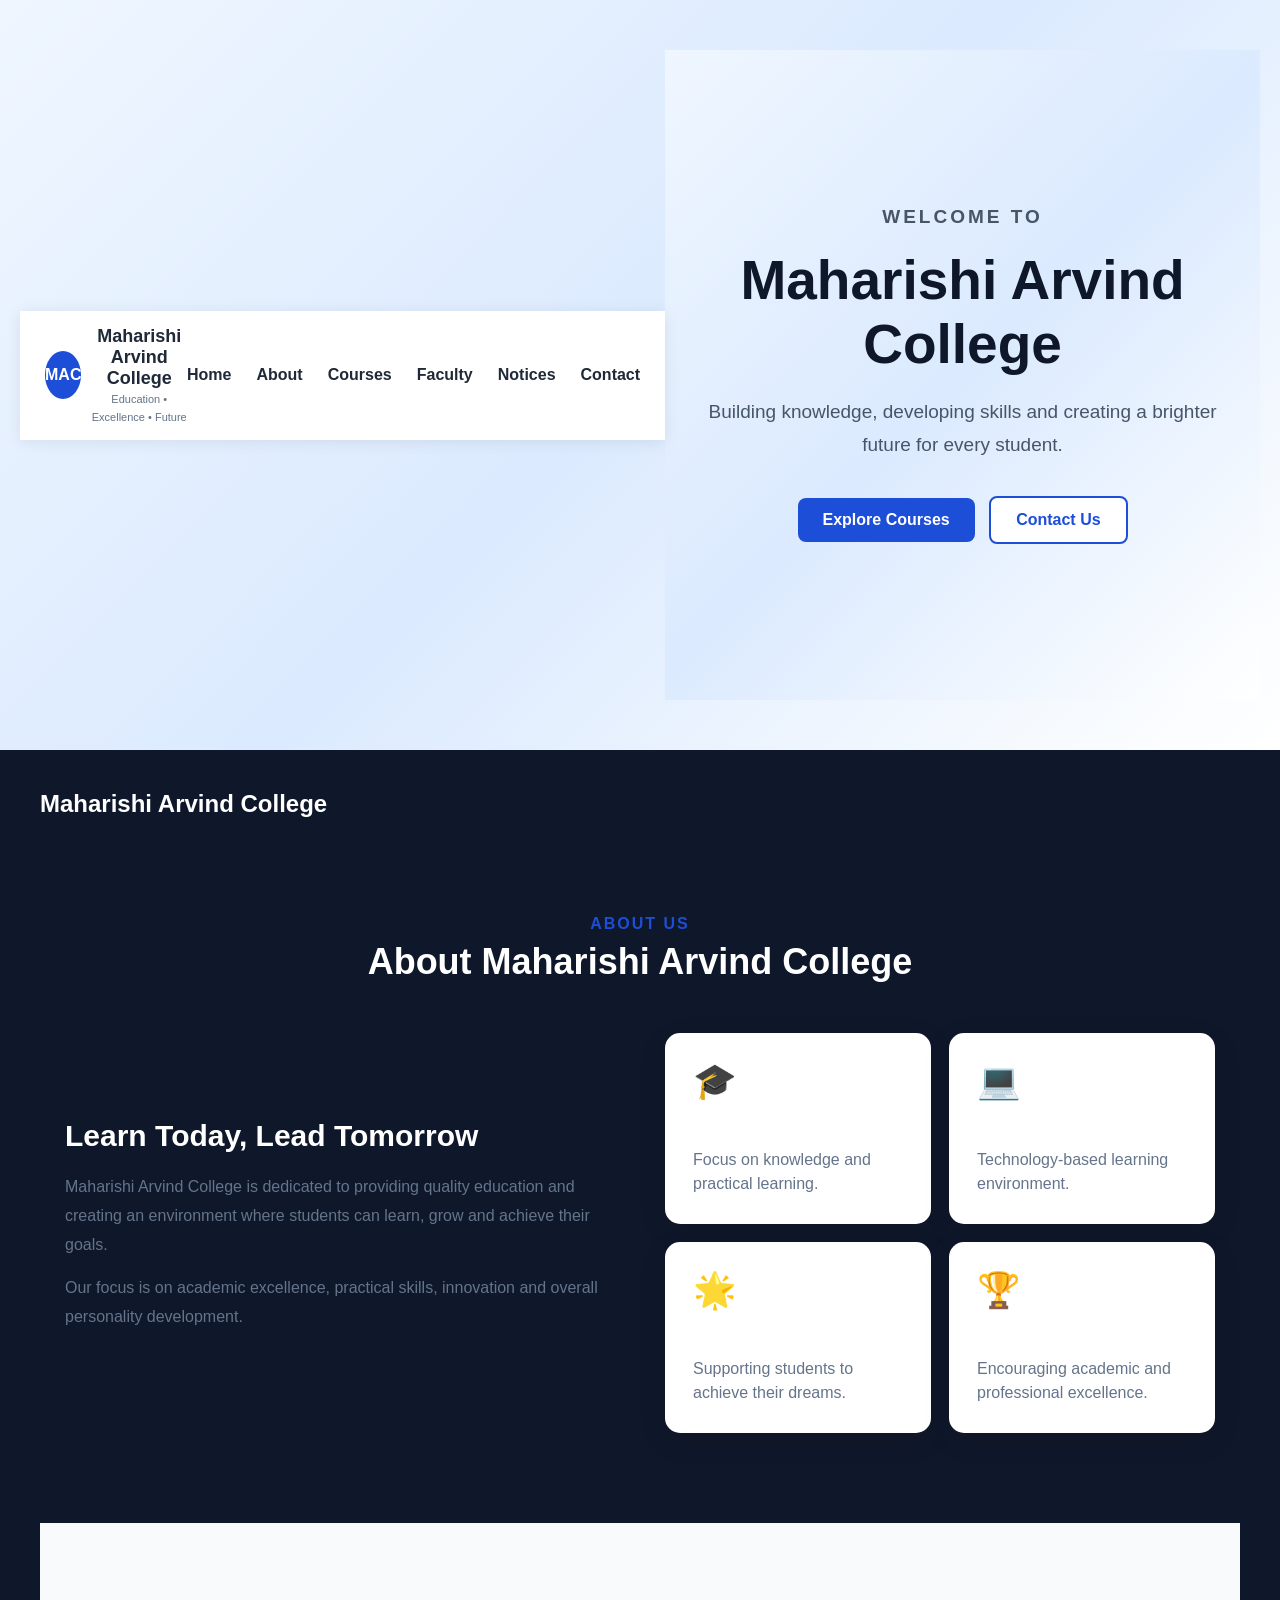
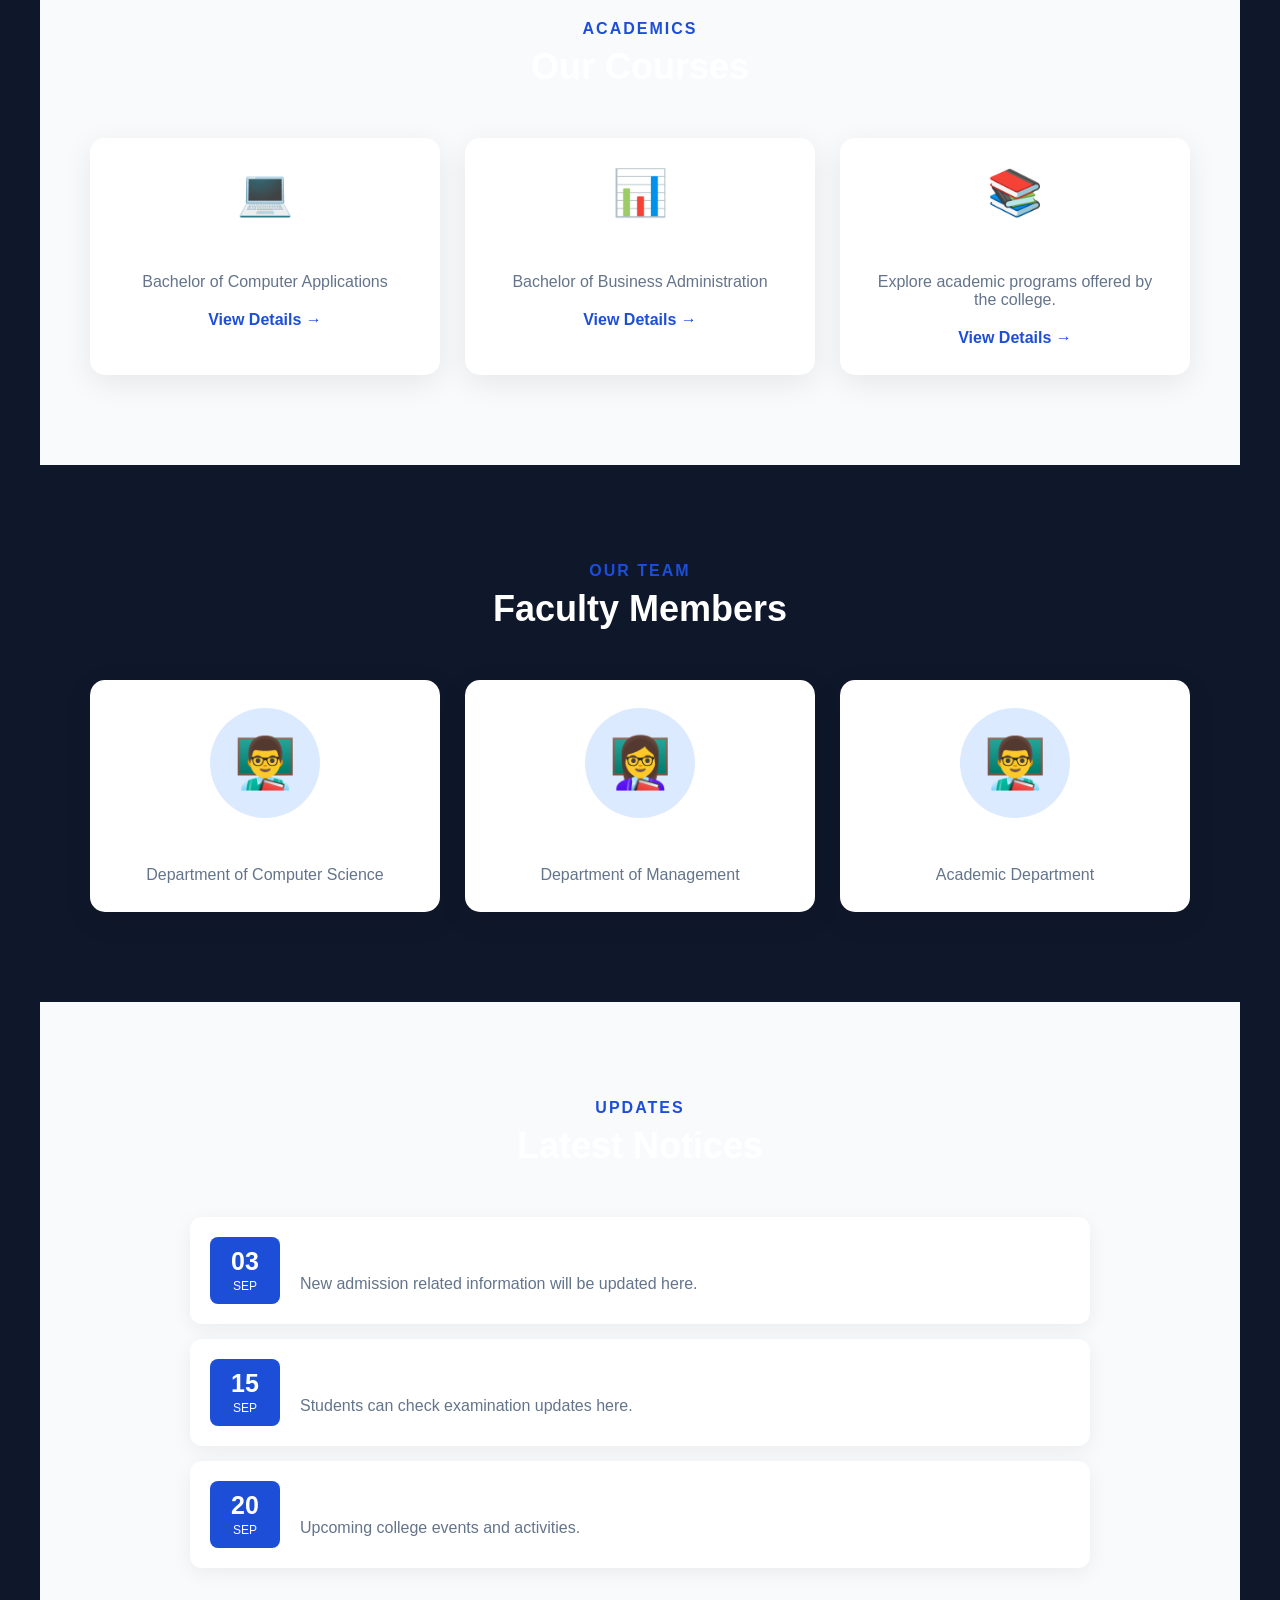
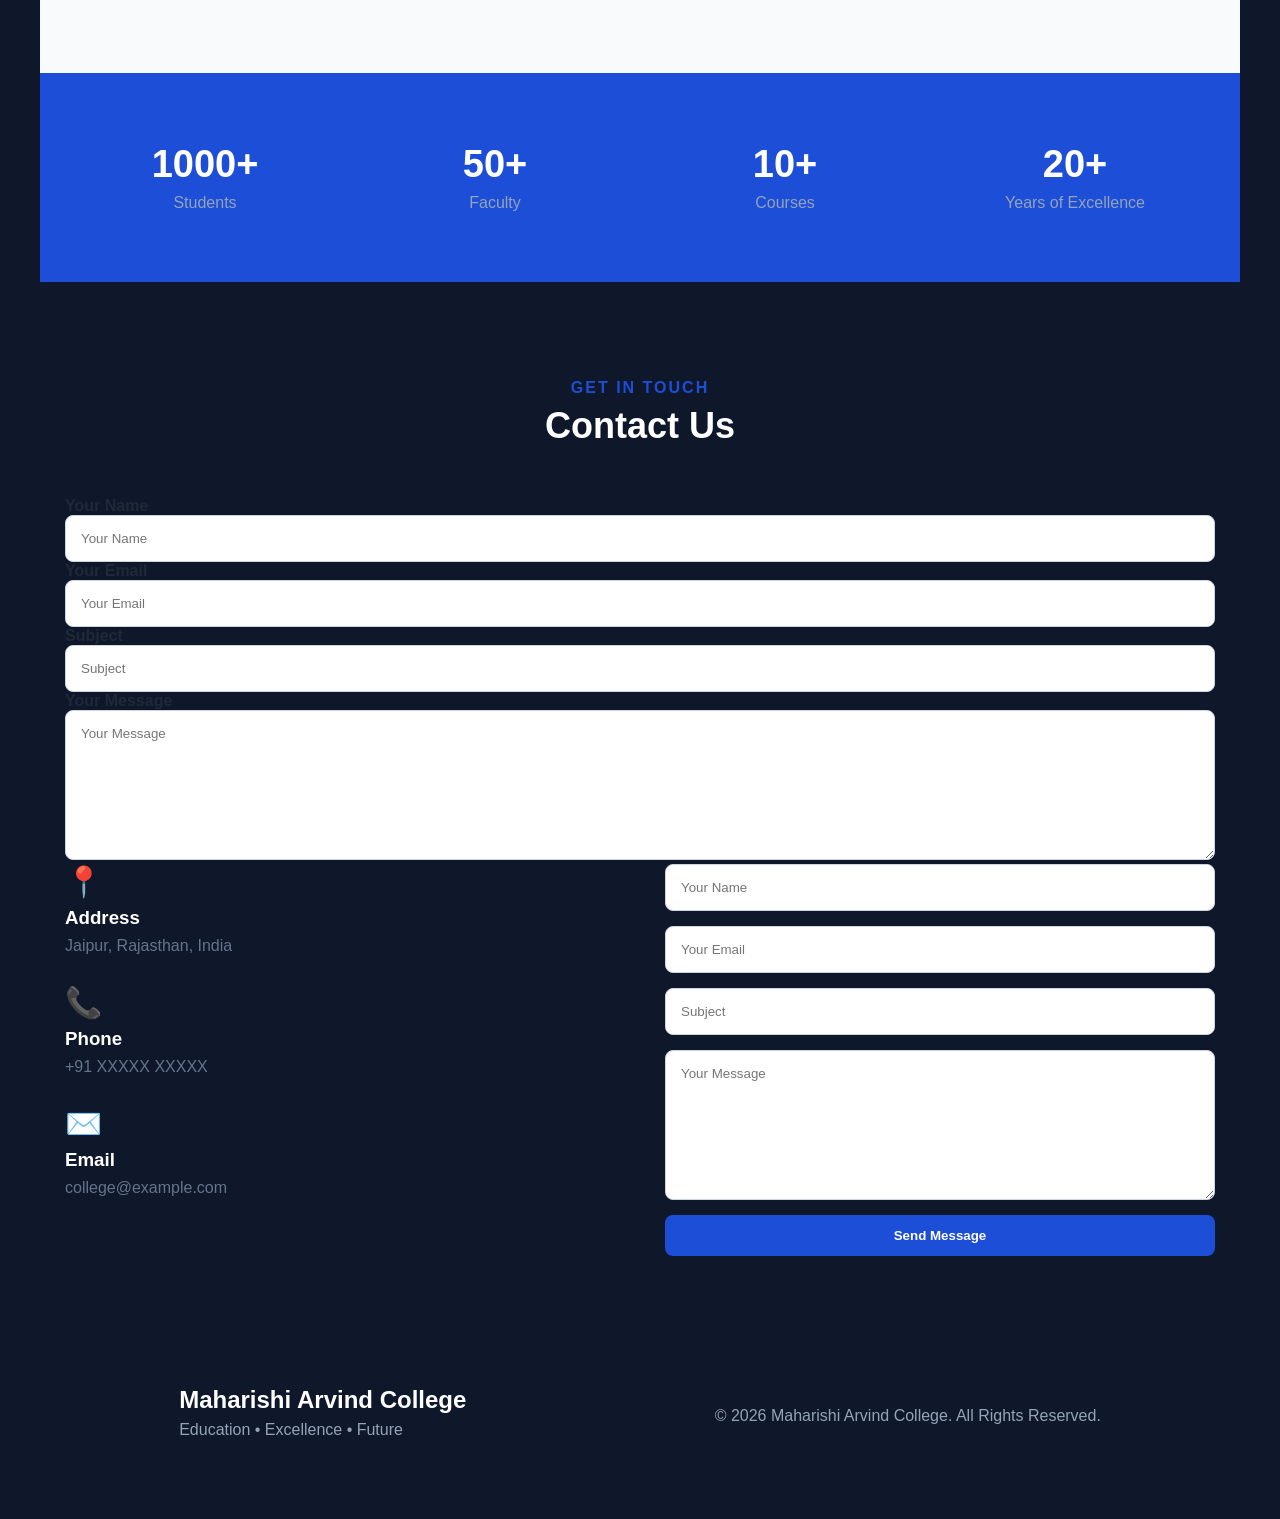
<file: index.html>
<!DOCTYPE html>
<html lang="en">
<head>
    <link rel="stylesheet" href="style.css">
    <meta charset="UTF-8">
    <meta name="viewport" content="width=device-width, initial-scale=1.0">
    <title>Maharishi Arvind College</title>
    <link rel="stylesheet" href="style.css">
    </header>

<main>

<section id="home" class="hero">
</head>

<body>

<header>
    <nav class="navbar">
        <div class="logo">
            <div class="logo-circle">MAC</div>
            <div>
                <h2>Maharishi Arvind College</h2>
                <span>Education • Excellence • Future</span>
            </div>
        </div>

        <ul class="nav-links">
            <li><a href="#home">Home</a></li>
            <li><a href="#about">About</a></li>
            <li><a href="#courses">Courses</a></li>
            <li><a href="#faculty">Faculty</a></li>
            <li><a href="#notice">Notices</a></li>
            <li><a href="#contact">Contact</a></li>
        </ul>

        <button class="menu-btn" onclick="toggleMenu()">☰</button>
    </nav>
</header>

<section id="home" class="hero">
    <div class="hero-content">
        <p class="welcome">WELCOME TO</p>
        <h1>Maharishi Arvind College</h1>
        <p>
            Building knowledge, developing skills and creating
            a brighter future for every student.
        </p>

        <div class="hero-buttons">
            <a href="#courses" class="btn primary">Explore Courses</a>
            <a href="#contact" class="btn secondary">Contact Us</a>
        </div>
    </div>
</section>
</section>
<div id="myModal" class="modal" role="dialog" aria-modal="true" aria-labelledby="modalTitle">
    <div class="modal-content">
        <button 
            type="button"
            class="modal-close"
            onclick="closeModal()"
            aria-label="Close dialog">
            ×
        </button>

        <h2 id="modalTitle">Important Information</h2>
        <p>
            Welcome to Maharishi Arvind College. Please check the latest
            notices and academic updates regularly.
        </p>
    </div>
</div>
</main>

<footer>
    <div>
        <h2>Maharishi Arvind College</h2>
<section id="about" class="section">
    <div class="section-title">
        <p>ABOUT US</p>
        <h2>About Maharishi Arvind College</h2>
    </div>

    <div class="about-container">
        <div class="about-text">
            <h3>Learn Today, Lead Tomorrow</h3>
            <p>
                Maharishi Arvind College is dedicated to providing
                quality education and creating an environment where
                students can learn, grow and achieve their goals.
            </p>
            <p>
                Our focus is on academic excellence, practical skills,
                innovation and overall personality development.
            </p>
        </div>

        <div class="about-cards">
            <div class="info-card">
                <span>🎓</span>
                <h3>Quality Education</h3>
                <p>Focus on knowledge and practical learning.</p>
            </div>

            <div class="info-card">
                <span>💻</span>
                <h3>Modern Learning</h3>
                <p>Technology-based learning environment.</p>
            </div>

            <div class="info-card">
                <span>🌟</span>
                <h3>Student Growth</h3>
                <p>Supporting students to achieve their dreams.</p>
            </div>

            <div class="info-card">
                <span>🏆</span>
                <h3>Excellence</h3>
                <p>Encouraging academic and professional excellence.</p>
            </div>
        </div>
    </div>
</section>

<section id="courses" class="section courses-section">
    <div class="section-title">
        <p>ACADEMICS</p>
        <h2>Our Courses</h2>
    </div>

    <div class="course-container">

        <div class="course-card">
            <div class="course-icon">💻</div>
            <h3>BCA</h3>
            <p>Bachelor of Computer Applications</p>
            <a href="#contact">View Details →</a>
        </div>

        <div class="course-card">
            <div class="course-icon">📊</div>
            <h3>BBA</h3>
            <p>Bachelor of Business Administration</p>
            <a href="#contact">View Details →</a>
        </div>

        <div class="course-card">
            <div class="course-icon">📚</div>
            <h3>Other Programs</h3>
            <p>Explore academic programs offered by the college.</p>
            <a href="#contact">View Details →</a>
        </div>

    </div>
</section>

<section id="faculty" class="section">
    <div class="section-title">
        <p>OUR TEAM</p>
        <h2>Faculty Members</h2>
    </div>

    <div class="faculty-container">

        <div class="faculty-card">
            <div class="faculty-img">👨‍🏫</div>
            <h3>Faculty Member</h3>
            <p>Department of Computer Science</p>
        </div>

        <div class="faculty-card">
            <div class="faculty-img">👩‍🏫</div>
            <h3>Faculty Member</h3>
            <p>Department of Management</p>
        </div>

        <div class="faculty-card">
            <div class="faculty-img">👨‍🏫</div>
            <h3>Faculty Member</h3>
            <p>Academic Department</p>
        </div>

    </div>
</section>

<section id="notice" class="section notice-section">
    <div class="section-title">
        <p>UPDATES</p>
        <h2>Latest Notices</h2>
    </div>

    <div class="notice-container">

        <div class="notice">
            <div class="date">
                <strong>03</strong>
                <span>SEP</span>
            </div>
            <div>
                <h3>Admission Notice</h3>
                <p>New admission related information will be updated here.</p>
            </div>
        </div>

        <div class="notice">
            <div class="date">
                <strong>15</strong>
                <span>SEP</span>
            </div>
            <div>
                <h3>Examination Notice</h3>
                <p>Students can check examination updates here.</p>
            </div>
        </div>

        <div class="notice">
            <div class="date">
                <strong>20</strong>
                <span>SEP</span>
            </div>
            <div>
                <h3>College Event</h3>
                <p>Upcoming college events and activities.</p>
            </div>
        </div>

    </div>
</section>

<section class="stats">
    <div>
        <h2>1000+</h2>
        <p>Students</p>
    </div>

    <div>
        <h2>50+</h2>
        <p>Faculty</p>
    </div>

    <div>
        <h2>10+</h2>
        <p>Courses</p>
    </div>

    <div>
        <h2>20+</h2>
        <p>Years of Excellence</p>
    </div>
</section>

<section id="contact" class="section">
    <div class="section-title">
        <p>GET IN TOUCH</p>
        <h2>Contact Us</h2>
    </div>
<label for="name">Your Name</label>
<input type="text" id="name" name="name" placeholder="Your Name" required>

<label for="email">Your Email</label>
<input type="email" id="email" name="email" placeholder="Your Email" required>

<label for="subject">Subject</label>
<input type="text" id="subject" name="subject" placeholder="Subject" required>

<label for="message">Your Message</label>
<textarea id="message" name="message" placeholder="Your Message" required></textarea>
    <div class="contact-container">

        <div class="contact-info">
            <div>
                <span>📍</span>
                <h3>Address</h3>
                <p>Jaipur, Rajasthan, India</p>
            </div>

            <div>
                <span>📞</span>
                <h3>Phone</h3>
                <p>+91 XXXXX XXXXX</p>
            </div>

            <div>
                <span>✉️</span>
                <h3>Email</h3>
                <p>college@example.com</p>
            </div>
        </div>

        <form onsubmit="submitForm(event)">
            <input type="text" placeholder="Your Name" required>
            <input type="email" placeholder="Your Email" required>
            <input type="text" placeholder="Subject" required>
            <textarea placeholder="Your Message" required></textarea>
            <button type="submit" class="btn primary">Send Message</button>
        </form>

    </div>
</section>
<div id="myModal" class="modal" role="dialog" aria-modal="true" aria-labelledby="modalTitle">
    <div class="modal-content">
        <button 
            type="button"
            class="modal-close"
            onclick="closeModal()"
            aria-label="Close dialog">
            ×
        </button>

        <h2 id="modalTitle">Important Information</h2>
        <p>
            Welcome to Maharishi Arvind College. Please check the latest
            notices and academic updates regularly.
        </p>
    </div>
</div>
<footer>
    <div>
        <h2>Maharishi Arvind College</h2>
        <p>Education • Excellence • Future</p>
    </div>

    <p>© 2026 Maharishi Arvind College. All Rights Reserved.</p>
</footer>

<script src="script.js"></script>
<script src="script.js"></script>

</body>
</html>
</file>
<file: style.css>
* {
    margin: 0;
    padding: 0;
    box-sizing: border-box;
    scroll-behavior: smooth;
}

body {
    font-family: Arial, sans-serif;
    color: #1f2937;
    background: #ffffff;
}

header {
    position: sticky;
    top: 0;
    z-index: 1000;
    background: white;
    box-shadow: 0 2px 15px rgba(0,0,0,0.08);
}

.navbar {
    max-width: 1200px;
    margin: auto;
    padding: 15px 25px;
    display: flex;
    align-items: center;
    justify-content: space-between;
}

.logo {
    display: flex;
    align-items: center;
    gap: 10px;
}

.logo-circle {
    width: 48px;
    height: 48px;
    border-radius: 50%;
    background: #1d4ed8;
    color: white;
    display: flex;
    align-items: center;
    justify-content: center;
    font-weight: bold;
}

.logo h2 {
    font-size: 18px;
}

.logo span {
    font-size: 11px;
    color: #64748b;
}

.nav-links {
    display: flex;
    list-style: none;
    gap: 25px;
}

.nav-links a {
    text-decoration: none;
    color: #1f2937;
    font-weight: 600;
    transition: 0.3s;
}

.nav-links a:hover {
    color: #1d4ed8;
}

.menu-btn {
    display: none;
    border: none;
    background: none;
    font-size: 25px;
    cursor: pointer;
}

.hero {
    min-height: 650px;
    display: flex;
    align-items: center;
    justify-content: center;
    text-align: center;
    padding: 50px 20px;
    background: linear-gradient(135deg, #eff6ff, #dbeafe, #ffffff);
}

.hero-content {
    max-width: 800px;
}

.welcome {
    color: #1d4ed8;
    font-weight: bold;
    letter-spacing: 3px;
    margin-bottom: 15px;
}

.hero h1 {
    font-size: 55px;
    margin-bottom: 20px;
    color: #0f172a;
}

.hero p {
    font-size: 19px;
    line-height: 1.7;
    color: #475569;
}

.hero-buttons {
    margin-top: 30px;
}

.btn {
    display: inline-block;
    padding: 13px 25px;
    border-radius: 8px;
    text-decoration: none;
    font-weight: bold;
    margin: 5px;
    border: none;
    cursor: pointer;
}

.primary {
    background: #1d4ed8;
    color: white;
}

.secondary {
    background: white;
    color: #1d4ed8;
    border: 2px solid #1d4ed8;
}

.section {
    max-width: 1200px;
    margin: auto;
    padding: 90px 25px;
}

.section-title {
    text-align: center;
    margin-bottom: 50px;
}

.section-title p {
    color: #1d4ed8;
    font-weight: bold;
    letter-spacing: 2px;
}

.section-title h2 {
    font-size: 36px;
    margin-top: 8px;
}

.about-container {
    display: grid;
    grid-template-columns: 1fr 1fr;
    gap: 50px;
    align-items: center;
}

.about-text h3 {
    font-size: 30px;
    margin-bottom: 20px;
}

.about-text p {
    line-height: 1.8;
    margin-bottom: 15px;
    color: #64748b;
}

.about-cards {
    display: grid;
    grid-template-columns: 1fr 1fr;
    gap: 18px;
}

.info-card,
.course-card,
.faculty-card {
    padding: 28px;
    background: white;
    border-radius: 15px;
    box-shadow: 0 8px 30px rgba(0,0,0,0.08);
    transition: 0.3s;
}

.info-card:hover,
.course-card:hover,
.faculty-card:hover {
    transform: translateY(-7px);
}

.info-card span {
    font-size: 35px;
}

.info-card h3 {
    margin: 12px 0;
}

.info-card p {
    color: #64748b;
    line-height: 1.5;
}

.courses-section,
.notice-section {
    background: #f8fafc;
    max-width: none;
}

.course-container,
.faculty-container {
    max-width: 1100px;
    margin: auto;
    display: grid;
    grid-template-columns: repeat(3, 1fr);
    gap: 25px;
}

.course-card {
    text-align: center;
}

.course-icon {
    font-size: 45px;
    margin-bottom: 15px;
}

.course-card h3 {
    font-size: 25px;
    margin-bottom: 10px;
}

.course-card p {
    color: #64748b;
    margin-bottom: 20px;
}

.course-card a {
    color: #1d4ed8;
    text-decoration: none;
    font-weight: bold;
}

.faculty-card {
    text-align: center;
}

.faculty-img {
    width: 110px;
    height: 110px;
    margin: auto;
    border-radius: 50%;
    background: #dbeafe;
    display: flex;
    align-items: center;
    justify-content: center;
    font-size: 50px;
    margin-bottom: 18px;
}

.faculty-card p {
    color: #64748b;
    margin-top: 8px;
}

.notice-container {
    max-width: 900px;
    margin: auto;
}

.notice {
    display: flex;
    gap: 20px;
    align-items: center;
    background: white;
    padding: 20px;
    margin-bottom: 15px;
    border-radius: 12px;
    box-shadow: 0 5px 20px rgba(0,0,0,0.06);
}

.date {
    min-width: 70px;
    text-align: center;
    background: #1d4ed8;
    color: white;
    padding: 10px;
    border-radius: 8px;
}

.date strong {
    display: block;
    font-size: 25px;
}

.date span {
    font-size: 12px;
}

.notice p {
    color: #64748b;
    margin-top: 5px;
}

.stats {
    display: grid;
    grid-template-columns: repeat(4, 1fr);
    text-align: center;
    padding: 70px 20px;
    background: #1d4ed8;
    color: white;
}

.stats h2 {
    font-size: 38px;
}

.stats p {
    margin-top: 8px;
}

.contact-container {
    display: grid;
    grid-template-columns: 1fr 1fr;
    gap: 50px;
}

.contact-info > div {
    margin-bottom: 30px;
}

.contact-info span {
    font-size: 30px;
}

.contact-info h3 {
    margin: 8px 0;
}

.contact-info p {
    color: #64748b;
}

form {
    display: flex;
    flex-direction: column;
    gap: 15px;
}

input,
textarea {
    width: 100%;
    padding: 15px;
    border: 1px solid #cbd5e1;
    border-radius: 8px;
    font-family: inherit;
}

textarea {
    height: 150px;
    resize: vertical;
}

form .btn {
    margin: 0;
}

footer {
    background: #0f172a;
    color: white;
    padding: 40px 25px;
    display: flex;
    justify-content: space-around;
    align-items: center;
    flex-wrap: wrap;
    gap: 20px;
}

footer p {
    color: #94a3b8;
    margin-top: 7px;
}

@media (max-width: 800px) {

    .nav-links {
        display: none;
        position: absolute;
        top: 78px;
        left: 0;
        width: 100%;
        background: white;
        flex-direction: column;
        padding: 25px;
        gap: 20px;
        box-shadow: 0 10px 20px rgba(0,0,0,0.08);
    }

    .nav-links.active {
        display: flex;
    }

    .menu-btn {
        display: block;
    }

    .hero h1 {
        font-size: 38px;
    }

    .about-container,
    .contact-container {
        grid-template-columns: 1fr;
    }

    .course-container,
    .faculty-container {
        grid-template-columns: 1fr;
    }

    .stats {
        grid-template-columns: 1fr 1fr;
        gap: 35px;
    }
}

@media (max-width: 500px) {

    .logo h2 {
        font-size: 14px;
    }

    .logo span {
        display: none;
    }

    .hero h1 {
        font-size: 32px;
    }

    .about-cards {
        grid-template-columns: 1fr;
    }

    .stats {
        grid-template-columns: 1fr;
    }

    .section-title h2 {
        font-size: 28px;
    }
}
/* Task 03 - Accessibility & Semantic Design */

label {
    font-weight: 600;
    margin-bottom: -8px;
    color: #1f2937;
}

input:focus,
textarea:focus,
button:focus,
a:focus {
    outline: 3px solid #93c5fd;
    outline-offset: 2px;
}

button {
    font-family: inherit;
}

.data-table {
    width: 100%;
    border-collapse: collapse;
    margin-top: 25px;
    background: white;
}

.data-table th,
.data-table td {
    padding: 14px;
    border: 1px solid #cbd5e1;
    text-align: left;
}

.data-table th {
    background: #1d4ed8;
    color: white;
}

.data-table tr:nth-child(even) {
    background: #f8fafc;
}

.sidebar {
    padding: 25px;
    background: #f8fafc;
    border-radius: 12px;
    margin-top: 30px;
}

.modal {
    display: none;
    position: fixed;
    z-index: 2000;
    left: 0;
    top: 0;
    width: 100%;
    height: 100%;
    background: rgba(0, 0, 0, 0.5);
    align-items: center;
    justify-content: center;
}

.modal-content {
    background: white;
    padding: 30px;
    border-radius: 12px;
    max-width: 500px;
    width: 90%;
}

.modal-close {
    float: right;
    border: none;
    background: none;
    font-size: 25px;
    cursor: pointer;
}
</file>
